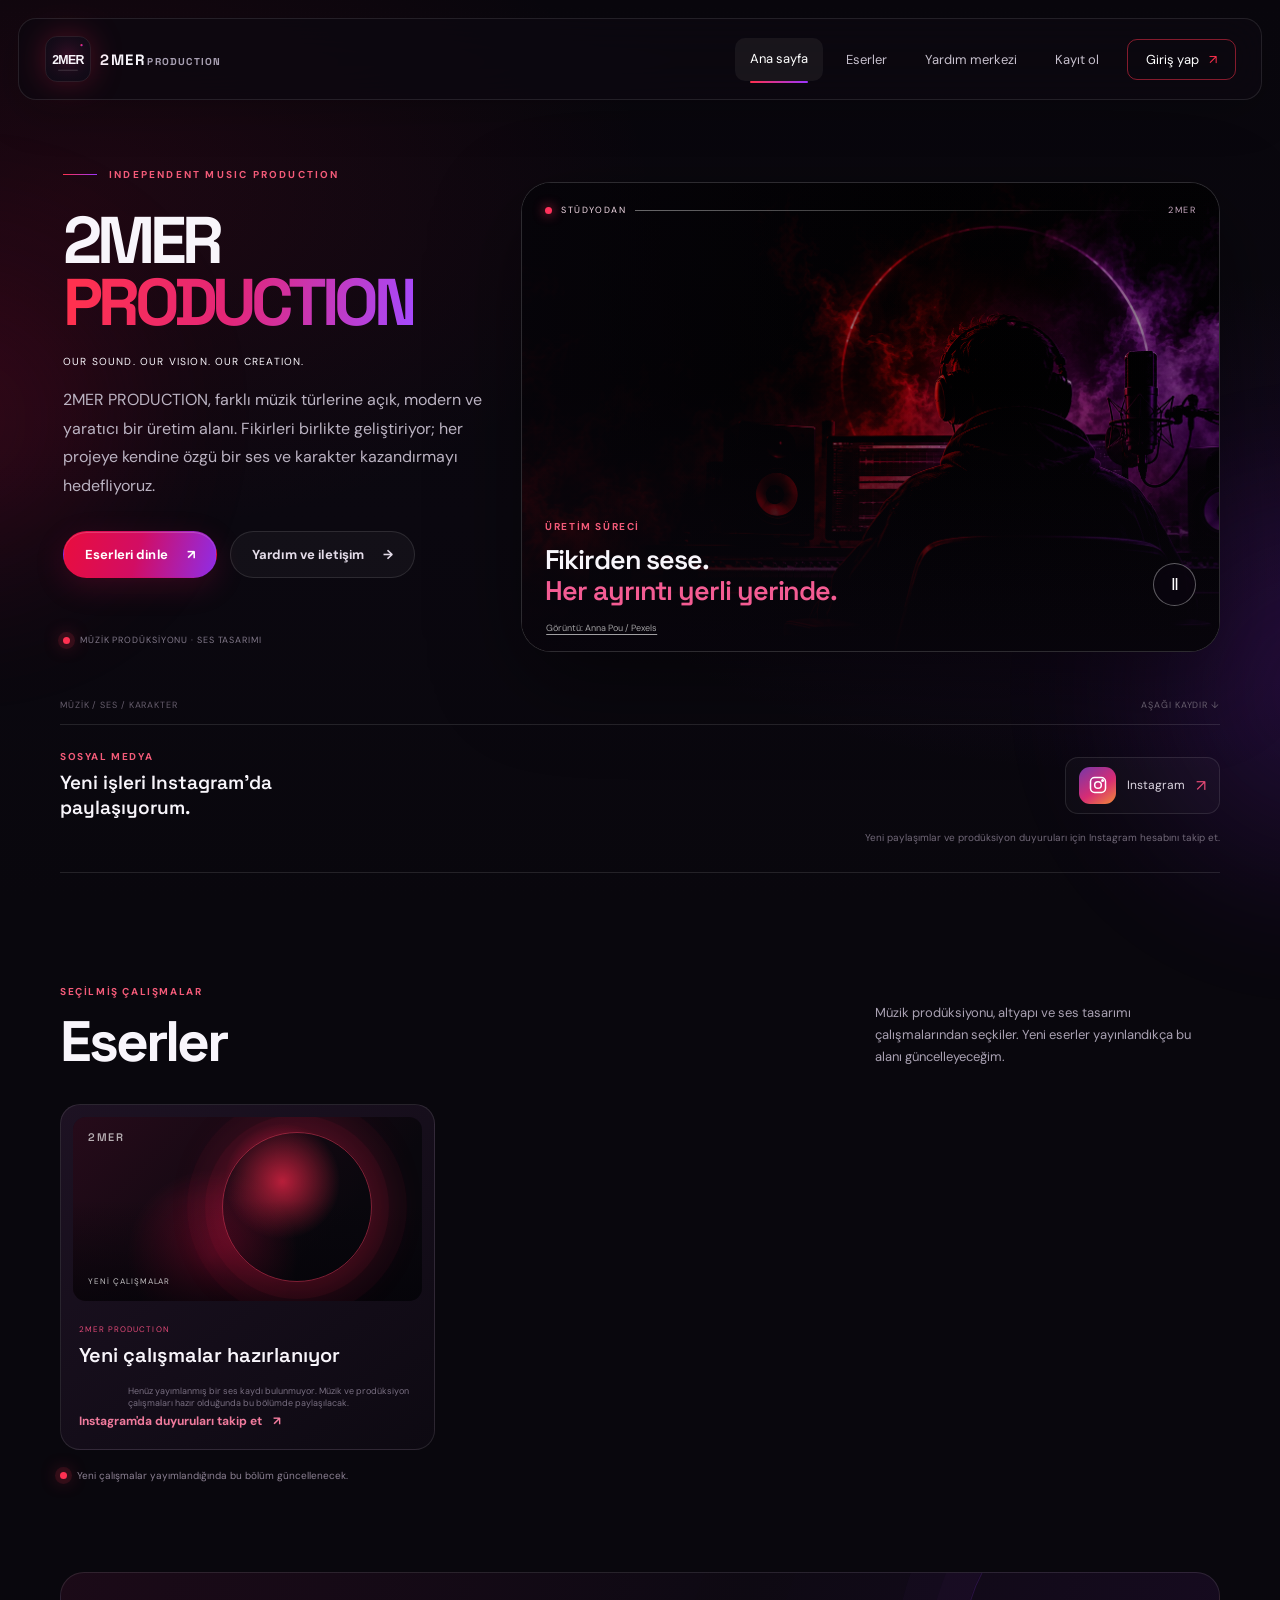
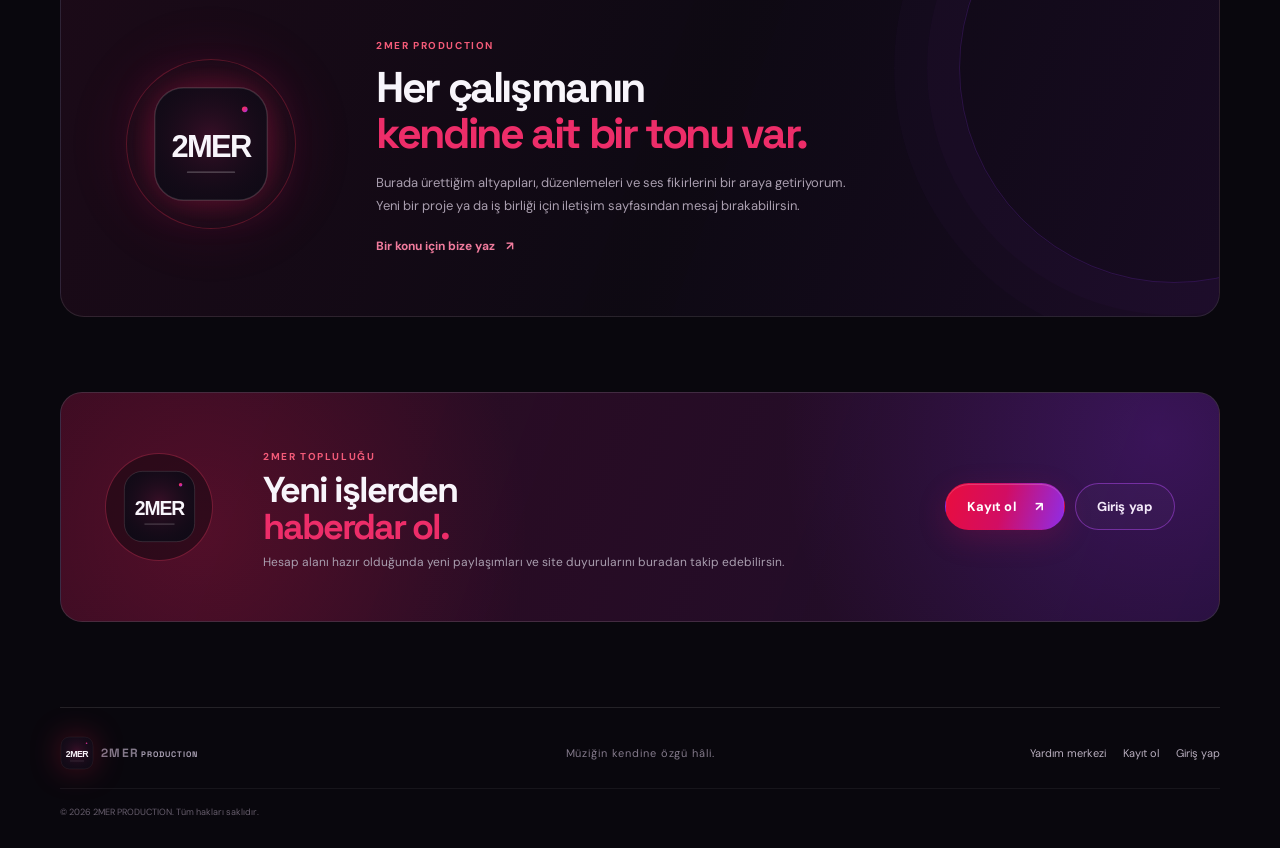
<file: index.html>
<!doctype html>
<html lang="tr">
<head>
  <meta charset="utf-8">
  <meta name="viewport" content="width=device-width, initial-scale=1">
  <meta name="theme-color" content="#09070d">
  <meta name="description" content="2MER PRODUCTION; bağımsız müzik prodüksiyonu, yaratıcı ses tasarımı ve farklı türlerde ortak müzik üretimine odaklanır. Our Sound. Our Vision. Our Creation.">
  <meta name="robots" content="index,follow,max-image-preview:large">
  <title>2MER PRODUCTION | Bağımsız Müzik Prodüksiyonu ve Ses Tasarımı</title>
  <link rel="canonical" href="https://yavuzselimtalebeyurdu-gif.github.io/2MER-PRODUCTION/">
  <meta property="og:type" content="website">
  <meta property="og:locale" content="tr_TR">
  <meta property="og:site_name" content="2MER PRODUCTION">
  <meta property="og:title" content="2MER PRODUCTION | Bağımsız Müzik Prodüksiyonu ve Ses Tasarımı">
  <meta property="og:description" content="2MER PRODUCTION; bağımsız müzik prodüksiyonu, yaratıcı ses tasarımı ve farklı türlerde ortak müzik üretimine odaklanır. Our Sound. Our Vision. Our Creation.">
  <meta property="og:url" content="https://yavuzselimtalebeyurdu-gif.github.io/2MER-PRODUCTION/">
  <script type="application/ld+json">
{
  "@context": "https://schema.org",
  "@type": "WebSite",
  "@id": "https://yavuzselimtalebeyurdu-gif.github.io/2MER-PRODUCTION/#website",
  "url": "https://yavuzselimtalebeyurdu-gif.github.io/2MER-PRODUCTION/",
  "name": "2MER PRODUCTION",
  "alternateName": "2MER",
  "description": "2MER PRODUCTION; bağımsız müzik prodüksiyonu, yaratıcı ses tasarımı ve farklı türlerde ortak müzik üretimine odaklanır. Our Sound. Our Vision. Our Creation.",
  "inLanguage": "tr-TR",
  "sameAs": [
    "https://www.instagram.com/2mer____/"
  ]
}
  </script>
  <link rel="icon" type="image/svg+xml" href="favicon.svg">
  <link rel="preconnect" href="https://fonts.googleapis.com">
  <link rel="preconnect" href="https://fonts.gstatic.com" crossorigin>
  <link href="https://fonts.googleapis.com/css2?family=DM+Sans:wght@400;500;600;700&family=Space+Grotesk:wght@400;500;600;700&display=swap" rel="stylesheet">
  <link rel="stylesheet" href="style.css">
  <link rel="stylesheet" href="brand-fixes.css">
</head>
<body>
  <div class="ambient ambient-red"></div><div class="ambient ambient-purple"></div>
  <header class="site-header">
  <a class="brand" href="./" aria-label="2MER PRODUCTION ana sayfa">
    <img src="brand-mark.svg" alt="2MER logosu">
    <span class="brand-word"><span>2MER</span><b>PRODUCTION</b></span>
  </a>
  <button class="menu-toggle" type="button" aria-label="Menüyü aç" aria-expanded="false"><span></span><span></span></button>
  <nav class="main-nav" aria-label="Ana menü">
    <a class="active" href="./">Ana sayfa</a>
    <a  href="./#eserler">Eserler</a>
    <a  href="iletisim.html">Yardım merkezi</a>
    <a  href="kayit.html">Kayıt ol</a>
    <a class="nav-login " href="giris.html">Giriş yap <span>↗</span></a>
  </nav>
</header>
  <main>
    <section class="hero wrap">
      <div class="hero-copy reveal">
        <div class="eyebrow"><span class="eyebrow-line"></span> INDEPENDENT MUSIC PRODUCTION</div>
        <h1>2MER<br><span>PRODUCTION</span></h1>
        <p class="hero-brand-line">OUR SOUND. OUR VISION. OUR CREATION.</p>
        <p class="hero-lead">2MER PRODUCTION, farklı müzik türlerine açık, modern ve yaratıcı bir üretim alanı. Fikirleri birlikte geliştiriyor; her projeye kendine özgü bir ses ve karakter kazandırmayı hedefliyoruz.</p>
        <div class="hero-actions">
          <a class="button button-primary" href="#eserler">Eserleri dinle <span>↗</span></a>
          <a class="button button-quiet" href="iletisim.html">Yardım ve iletişim <span>→</span></a>
        </div>
        <div class="hero-meta"><span class="pulse-dot"></span> MÜZİK PRODÜKSİYONU · SES TASARIMI</div>
      </div>
      <div class="hero-visual hero-video-frame reveal">
        <video class="hero-video" autoplay muted loop playsinline preload="metadata" poster="hero-studio.png" aria-label="Kayıt stüdyosunda çalışan prodüktör">
          <source src="https://videos.pexels.com/video-files/8114981/8114981-uhd_3840_2160_24fps.mp4" type="video/mp4">
        </video>
        <div class="hero-video-shade"></div>
        <div class="video-topline"><span class="video-live-dot"></span> STÜDYODAN <span class="video-topline-line"></span><span>2MER</span></div>
        <div class="video-caption-panel">
          <div><span class="section-kicker">ÜRETİM SÜRECİ</span><h2>Fikirden sese.<br><em>Her ayrıntı yerli yerinde.</em></h2></div>
          <button class="video-toggle" type="button" data-video-toggle aria-label="Videoyu duraklat">Ⅱ</button>
        </div>
        <a class="video-credit" href="https://www.pexels.com/video/a-person-wearing-headset-on-a-recording-studio-8114981/" target="_blank" rel="noopener noreferrer">Görüntü: Anna Pou / Pexels</a>
      </div>
      <div class="hero-bottom-line"><span>MÜZİK / SES / KARAKTER</span><span>AŞAĞI KAYDIR ↓</span></div>
    </section>

    <section class="social-strip wrap reveal" aria-label="2MER PRODUCTION sosyal medya hesabı">
  <div class="social-intro"><span class="section-kicker">SOSYAL MEDYA</span><strong>Yeni işleri Instagram'da paylaşıyorum.</strong></div>
  <div class="social-links social-links-square">
    <a class="social-tile" href="https://www.instagram.com/2mer____/" target="_blank" rel="noopener noreferrer" aria-label="2MER PRODUCTION Instagram hesabını aç"><span class="social-icon instagram"><svg viewBox="0 0 24 24" aria-hidden="true"><rect x="3" y="3" width="18" height="18" rx="5"/><circle cx="12" cy="12" r="4"/><circle cx="17.5" cy="6.5" r=".9" class="fill-dot"/></svg></span><span>Instagram</span><i>↗</i></a>
  </div>
  <p class="social-note">Yeni paylaşımlar ve prodüksiyon duyuruları için Instagram hesabını takip et.</p>
</section>

    <section class="beats-section wrap" id="eserler">
      <div class="section-heading reveal"><div><span class="section-kicker">SEÇİLMİŞ ÇALIŞMALAR</span><h2>Eserler</h2></div><p>Müzik prodüksiyonu, altyapı ve ses tasarımı çalışmalarından seçkiler. Yeni eserler yayınlandıkça bu alanı güncelleyeceğim.</p></div>
      <div class="beat-grid">
        <article class="beat-card reveal">
          <div class="beat-art art-one"><span class="art-index">2MER</span><div class="art-rings"></div><span class="art-label">YENİ ÇALIŞMALAR</span></div>
          <div class="beat-info">
            <div class="beat-title-row">
              <div><span class="track-type">2MER PRODUCTION</span><h3>Yeni çalışmalar hazırlanıyor</h3></div>
            </div>
            <p class="track-hint">Henüz yayımlanmış bir ses kaydı bulunmuyor. Müzik ve prodüksiyon çalışmaları hazır olduğunda bu bölümde paylaşılacak.</p>
            <a class="text-link" href="https://www.instagram.com/2mer____/" target="_blank" rel="noopener noreferrer">Instagram'da duyuruları takip et <span>↗</span></a>
          </div>
        </article>
      </div>
      <div class="audio-footnote"><span class="pulse-dot"></span> Yeni çalışmalar yayımlandığında bu bölüm güncellenecek.</div>
    </section>

    <section class="manifesto wrap reveal">
      <div class="manifesto-mark"><img src="brand-mark.svg" alt="2MER logosu"></div>
      <div><span class="section-kicker">2MER PRODUCTION</span><h2>Her çalışmanın<br><em>kendine ait bir tonu var.</em></h2><p>Burada ürettiğim altyapıları, düzenlemeleri ve ses fikirlerini bir araya getiriyorum. Yeni bir proje ya da iş birliği için iletişim sayfasından mesaj bırakabilirsin.</p><a class="text-link" href="iletisim.html">Bir konu için bize yaz <span>↗</span></a></div>
      <div class="manifesto-orbit"></div>
    </section>

    <section class="join-banner wrap reveal"><div class="join-glow"></div><div class="join-logo"><img src="brand-mark.svg" alt="2MER logosu"></div><div class="join-copy"><span class="section-kicker">2MER TOPLULUĞU</span><h2>Yeni işlerden<br><em>haberdar ol.</em></h2><p>Hesap alanı hazır olduğunda yeni paylaşımları ve site duyurularını buradan takip edebilirsin.</p></div><div class="join-actions"><a class="button button-primary" href="kayit.html">Kayıt ol <span>↗</span></a><a class="button button-outline" href="giris.html">Giriş yap</a></div></section>
  </main>
  <footer class="site-footer wrap"><a class="brand" href="./"><img src="brand-mark.svg" alt=""><span class="brand-word"><span>2MER</span><b>PRODUCTION</b></span></a><p>Müziğin kendine özgü hâli.</p><div class="footer-links"><a href="iletisim.html">Yardım merkezi</a><a href="kayit.html">Kayıt ol</a><a href="giris.html">Giriş yap</a></div><small>© <span data-year></span> 2MER PRODUCTION. Tüm hakları saklıdır.</small></footer>
  <div class="toast" role="status" aria-live="polite"></div>
  <script src="script.js"></script>
</body>
</html>
</file>
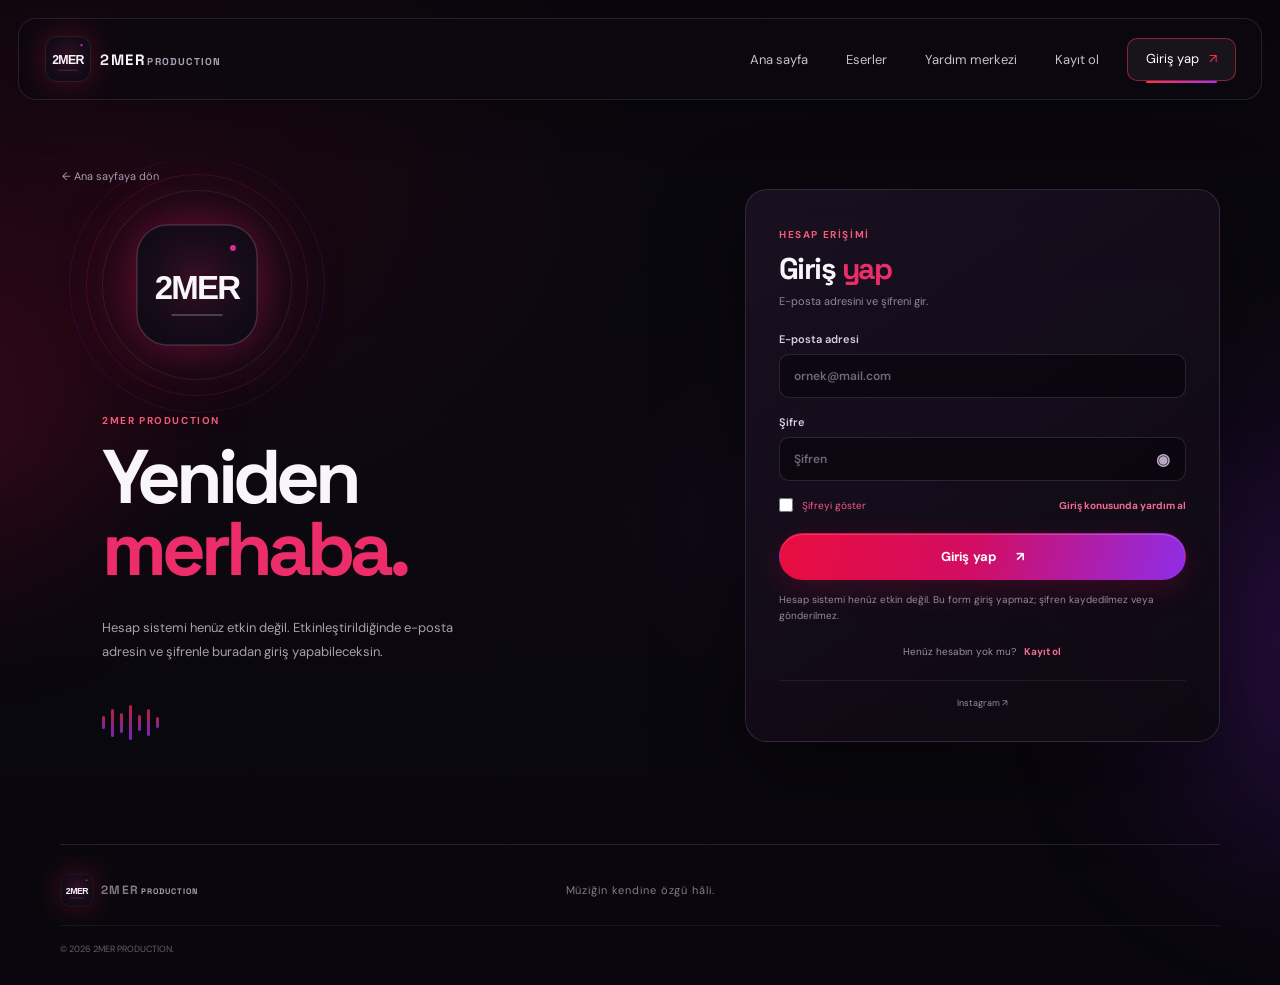
<file: giris.html>
<!doctype html>
<html lang="tr">
<head>
  <meta charset="utf-8">
  <meta name="viewport" content="width=device-width, initial-scale=1">
  <meta name="theme-color" content="#09070d">
  <meta name="description" content="2MER PRODUCTION hesap girişi alanı. Hesap sistemi henüz etkin değil; giriş özelliği açıldığında bu sayfa kullanılabilecek.">
  <meta name="robots" content="noindex,follow">
  <title>2MER PRODUCTION | Giriş Yap</title>
  <link rel="canonical" href="https://yavuzselimtalebeyurdu-gif.github.io/2MER-PRODUCTION/giris.html">
  <meta property="og:type" content="website">
  <meta property="og:locale" content="tr_TR">
  <meta property="og:site_name" content="2MER PRODUCTION">
  <meta property="og:title" content="2MER PRODUCTION | Giriş Yap">
  <meta property="og:description" content="2MER PRODUCTION hesap girişi alanı. Hesap sistemi henüz etkin değil; giriş özelliği açıldığında bu sayfa kullanılabilecek.">
  <meta property="og:url" content="https://yavuzselimtalebeyurdu-gif.github.io/2MER-PRODUCTION/giris.html">
  <link rel="icon" type="image/svg+xml" href="favicon.svg">
  <link rel="preconnect" href="https://fonts.googleapis.com">
  <link rel="preconnect" href="https://fonts.gstatic.com" crossorigin>
  <link href="https://fonts.googleapis.com/css2?family=DM+Sans:wght@400;500;600;700&family=Space+Grotesk:wght@400;500;600;700&display=swap" rel="stylesheet">
  <link rel="stylesheet" href="style.css">
  <link rel="stylesheet" href="brand-fixes.css">
</head>
<body class="inner-page auth-page"><div class="ambient ambient-red"></div><div class="ambient ambient-purple"></div>
<header class="site-header">
  <a class="brand" href="index.html" aria-label="2MER PRODUCTION ana sayfa">
    <img src="brand-mark.svg" alt="2MER logosu">
    <span class="brand-word"><span>2MER</span><b>PRODUCTION</b></span>
  </a>
  <button class="menu-toggle" type="button" aria-label="Menüyü aç" aria-expanded="false"><span></span><span></span></button>
  <nav class="main-nav" aria-label="Ana menü">
    <a  href="index.html">Ana sayfa</a>
    <a  href="index.html#eserler">Eserler</a>
    <a  href="iletisim.html">Yardım merkezi</a>
    <a  href="kayit.html">Kayıt ol</a>
    <a class="nav-login active" href="giris.html">Giriş yap <span>↗</span></a>
  </nav>
</header>
<main class="auth-main wrap login-main">
  <section class="auth-art reveal"><a class="back-link" href="index.html">← Ana sayfaya dön</a><div class="auth-logo-large"><img src="brand-mark.svg" alt="2MER logosu"></div><span class="section-kicker">2MER PRODUCTION</span><h1>Yeniden<br><em>merhaba.</em></h1><p>Hesap sistemi henüz etkin değil. Etkinleştirildiğinde e-posta adresin ve şifrenle buradan giriş yapabileceksin.</p><div class="auth-art-lines"><span></span><span></span><span></span><span></span><span></span><span></span><span></span></div></section>
  <section class="glass-form auth-card login-card reveal"><div class="form-heading"><span class="section-kicker">HESAP ERİŞİMİ</span><h2>Giriş <em>yap</em></h2><p>E-posta adresini ve şifreni gir.</p></div>
    <form class="auth-form" data-auth-demo="login">
      <label>E-posta adresi<input name="email" type="email" autocomplete="email" placeholder="ornek@mail.com" required maxlength="150"></label>
      <label>Şifre<div class="password-wrap"><input name="password" type="password" autocomplete="current-password" placeholder="Şifren" required><button type="button" class="eye-toggle" aria-label="Şifreyi göster" data-toggle-password>◉</button></div></label>
      <div class="login-options"><label class="check-row"><input type="checkbox" name="showPassword" data-show-all><span>Şifreyi göster</span></label><a href="iletisim.html">Giriş konusunda yardım al</a></div>
      <button class="button button-primary form-submit" type="submit">Giriş yap <span>↗</span></button>
      <p class="form-status" data-auth-status aria-live="polite">Hesap sistemi henüz etkin değil. Bu form giriş yapmaz; şifren kaydedilmez veya gönderilmez.</p>
    </form>
    <div class="login-bottom"><span>Henüz hesabın yok mu?</span> <a href="kayit.html">Kayıt ol</a></div>
    <div class="login-social-row"><a href="https://www.instagram.com/2mer____/" target="_blank" rel="noopener noreferrer" aria-label="2MER PRODUCTION Instagram hesabını aç">Instagram ↗</a></div>
  </section>
</main>
<footer class="site-footer wrap"><a class="brand" href="index.html"><img src="brand-mark.svg" alt=""><span class="brand-word"><span>2MER</span><b>PRODUCTION</b></span></a><p>Müziğin kendine özgü hâli.</p><small>© <span data-year></span> 2MER PRODUCTION.</small></footer><div class="toast" role="status" aria-live="polite"></div><script src="script.js"></script></body></html>
</file>
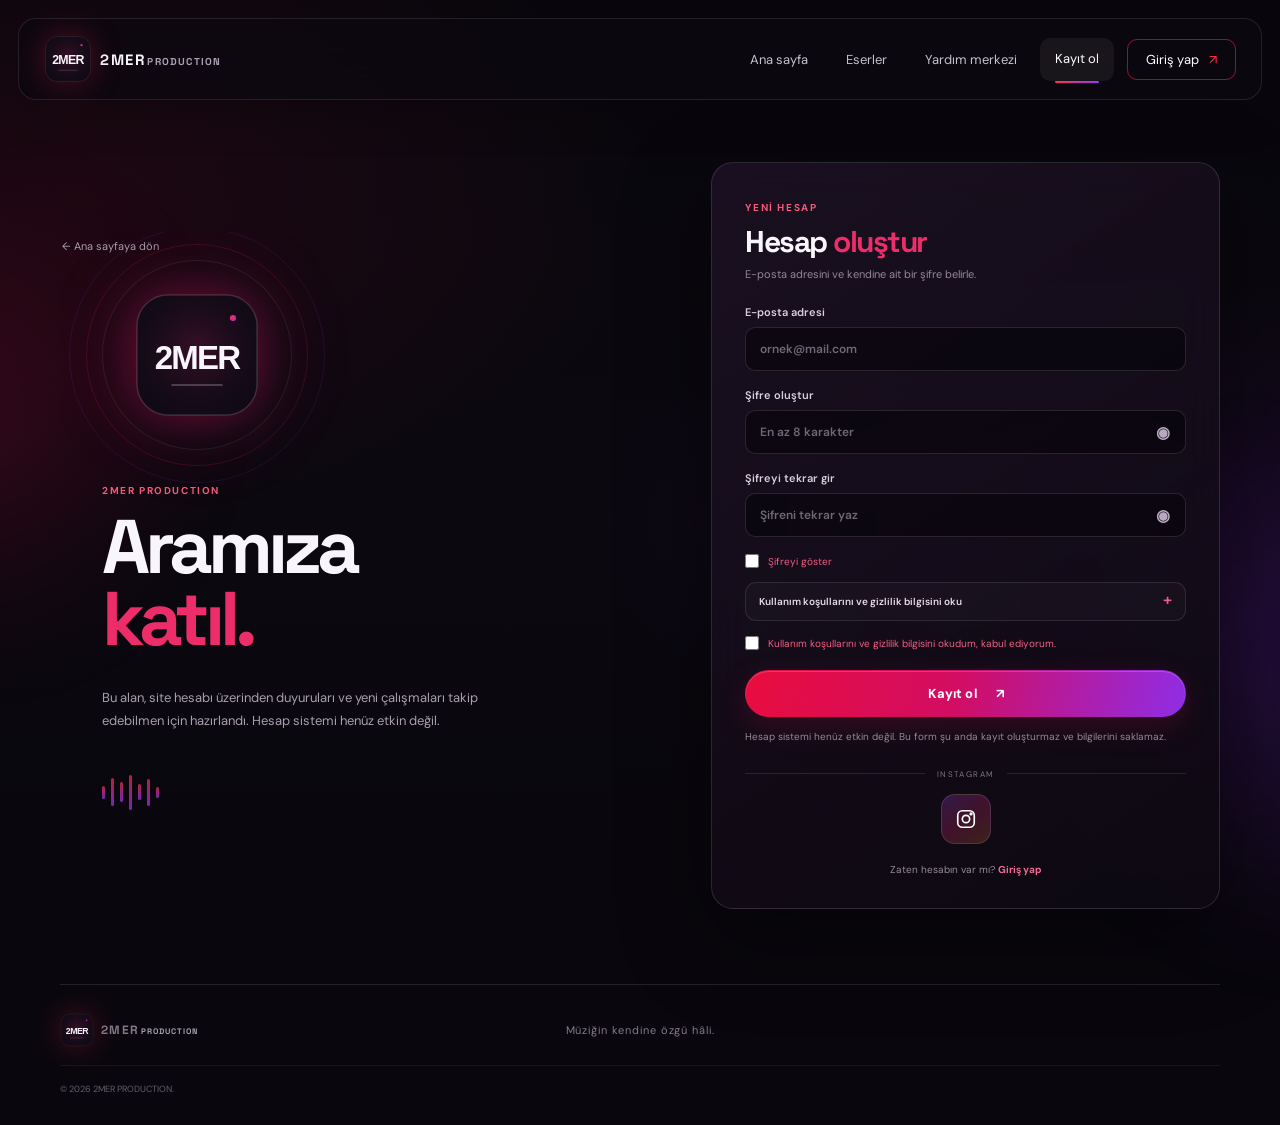
<file: kayit.html>
<!doctype html>
<html lang="tr">
<head>
  <meta charset="utf-8">
  <meta name="viewport" content="width=device-width, initial-scale=1">
  <meta name="theme-color" content="#09070d">
  <meta name="description" content="2MER PRODUCTION hesap oluşturma alanı. Hesap sistemi henüz etkin değil; kayıt özelliği açıldığında bu sayfadan duyurulacak.">
  <meta name="robots" content="noindex,follow">
  <title>2MER PRODUCTION | Kayıt Ol</title>
  <link rel="canonical" href="https://yavuzselimtalebeyurdu-gif.github.io/2MER-PRODUCTION/kayit.html">
  <meta property="og:type" content="website">
  <meta property="og:locale" content="tr_TR">
  <meta property="og:site_name" content="2MER PRODUCTION">
  <meta property="og:title" content="2MER PRODUCTION | Kayıt Ol">
  <meta property="og:description" content="2MER PRODUCTION hesap oluşturma alanı. Hesap sistemi henüz etkin değil; kayıt özelliği açıldığında bu sayfadan duyurulacak.">
  <meta property="og:url" content="https://yavuzselimtalebeyurdu-gif.github.io/2MER-PRODUCTION/kayit.html">
  <link rel="icon" type="image/svg+xml" href="favicon.svg">
  <link rel="preconnect" href="https://fonts.googleapis.com">
  <link rel="preconnect" href="https://fonts.gstatic.com" crossorigin>
  <link href="https://fonts.googleapis.com/css2?family=DM+Sans:wght@400;500;600;700&family=Space+Grotesk:wght@400;500;600;700&display=swap" rel="stylesheet">
  <link rel="stylesheet" href="style.css">
  <link rel="stylesheet" href="brand-fixes.css">
</head>
<body class="inner-page auth-page"><div class="ambient ambient-red"></div><div class="ambient ambient-purple"></div>
<header class="site-header">
  <a class="brand" href="index.html" aria-label="2MER PRODUCTION ana sayfa">
    <img src="brand-mark.svg" alt="2MER logosu">
    <span class="brand-word"><span>2MER</span><b>PRODUCTION</b></span>
  </a>
  <button class="menu-toggle" type="button" aria-label="Menüyü aç" aria-expanded="false"><span></span><span></span></button>
  <nav class="main-nav" aria-label="Ana menü">
    <a  href="index.html">Ana sayfa</a>
    <a  href="index.html#eserler">Eserler</a>
    <a  href="iletisim.html">Yardım merkezi</a>
    <a class="active" href="kayit.html">Kayıt ol</a>
    <a class="nav-login " href="giris.html">Giriş yap <span>↗</span></a>
  </nav>
</header>
<main class="auth-main wrap">
  <section class="auth-art reveal"><a class="back-link" href="index.html">← Ana sayfaya dön</a><div class="auth-logo-large"><img src="brand-mark.svg" alt="2MER logosu"></div><span class="section-kicker">2MER PRODUCTION</span><h1>Aramıza<br><em>katıl.</em></h1><p>Bu alan, site hesabı üzerinden duyuruları ve yeni çalışmaları takip edebilmen için hazırlandı. Hesap sistemi henüz etkin değil.</p><div class="auth-art-lines"><span></span><span></span><span></span><span></span><span></span><span></span><span></span></div></section>
  <section class="glass-form auth-card reveal"><div class="form-heading"><span class="section-kicker">YENİ HESAP</span><h2>Hesap <em>oluştur</em></h2><p>E-posta adresini ve kendine ait bir şifre belirle.</p></div>
    <form class="auth-form" data-auth-demo="register">
      <label>E-posta adresi<input name="email" type="email" autocomplete="email" placeholder="ornek@mail.com" required maxlength="150"></label>
      <label>Şifre oluştur<div class="password-wrap"><input name="password" type="password" autocomplete="new-password" placeholder="En az 8 karakter" minlength="8" required><button type="button" class="eye-toggle" aria-label="Şifreyi göster" data-toggle-password>◉</button></div></label>
      <label>Şifreyi tekrar gir<div class="password-wrap"><input name="confirmPassword" type="password" autocomplete="new-password" placeholder="Şifreni tekrar yaz" minlength="8" required><button type="button" class="eye-toggle" aria-label="Şifreyi göster" data-toggle-password>◉</button></div></label>
      <label class="check-row"><input type="checkbox" name="showPassword" data-show-all> <span>Şifreyi göster</span></label>
      <details class="terms-details"><summary>Kullanım koşullarını ve gizlilik bilgisini oku</summary><div class="terms-copy">
        <h3>Kullanım koşulları</h3><p>Sitede paylaşılan eserler ve dinleme örnekleri, aksi ayrıca belirtilmedikçe yalnızca dinleme amacıyla sunulur. Bir eseri kendi projen için kullanmak, yayımlamak, çoğaltmak veya dağıtmak için önceden yazılı izin almalısın.</p>
        <p>Siteyi kullanırken başkasına ait haklara saygı göstermeli, yanıltıcı bilgi paylaşmamalı ve siteye zarar verecek işlemler yapmamalısın. Destek formuna hakaret, kişisel veri veya başkasına ait özel bilgileri yazmamalısın.</p>
        <h3>Gizlilik bilgisi</h3><p>Bu sürümde kayıt ve giriş ekranları henüz gerçek bir hesap sistemine bağlı değildir. E-posta ve şifre bilgilerin kaydedilmez veya gönderilmez. Yardım merkezinden gönderdiğin ad, e-posta ve mesaj ise talebine yanıt verebilmek için e-posta hizmeti üzerinden iletilir. Formlara şifre veya ödeme bilgisi yazma.</p>
        <p>Gerçek hesap sistemi etkinleştirildiğinde bu metin güncellenecek ve verilerin nasıl işlendiği açıkça belirtilecektir.</p>
      </div></details>
      <label class="check-row terms-row"><input type="checkbox" name="termsAccepted" required> <span>Kullanım koşullarını ve gizlilik bilgisini okudum, kabul ediyorum.</span></label>
      <button class="button button-primary form-submit" type="submit">Kayıt ol <span>↗</span></button>
      <p class="form-status" data-auth-status aria-live="polite">Hesap sistemi henüz etkin değil. Bu form şu anda kayıt oluşturmaz ve bilgilerini saklamaz.</p>
    </form>
    <div class="or-divider"><span></span> INSTAGRAM <span></span></div>
    <div class="auth-socials" aria-label="Instagram hesabı">
      <a href="https://www.instagram.com/2mer____/" target="_blank" rel="noopener noreferrer" aria-label="2MER PRODUCTION Instagram hesabı" title="Instagram"><svg viewBox="0 0 24 24" aria-hidden="true"><rect x="3" y="3" width="18" height="18" rx="5"/><circle cx="12" cy="12" r="4"/><circle cx="17.5" cy="6.5" r=".9" class="fill-dot"/></svg></a>
    </div>
    <p class="switch-auth">Zaten hesabın var mı? <a href="giris.html">Giriş yap</a></p>
  </section>
</main>
<footer class="site-footer wrap"><a class="brand" href="index.html"><img src="brand-mark.svg" alt=""><span class="brand-word"><span>2MER</span><b>PRODUCTION</b></span></a><p>Müziğin kendine özgü hâli.</p><small>© <span data-year></span> 2MER PRODUCTION.</small></footer><div class="toast" role="status" aria-live="polite"></div><script src="script.js"></script></body></html>
</file>
<file: style.css>
:root{--bg:#09070d;--panel:#130d19;--panel-2:#1a1022;--line:rgba(255,255,255,.11);--text:#f8f5fb;--muted:#a9a1b2;--red:#ff304d;--red-dark:#b9083d;--purple:#9b35ff;--pink:#d92b87;--font-display:'Space Grotesk',sans-serif;--font-body:'DM Sans',sans-serif;--content:1160px;--shadow:0 28px 90px rgba(0,0,0,.45)}
*{box-sizing:border-box}html{scroll-behavior:smooth;scroll-padding-top:100px}body{margin:0;min-height:100vh;background:var(--bg);color:var(--text);font-family:var(--font-body);overflow-x:hidden;position:relative}body:before{content:"";position:fixed;inset:0;pointer-events:none;z-index:-2;background:radial-gradient(ellipse at 6% 22%,rgba(168,8,50,.13),transparent 34%),radial-gradient(ellipse at 88% 58%,rgba(112,23,171,.12),transparent 34%),linear-gradient(180deg,#09070d 0%,#0b0810 58%,#09070d 100%)}a{color:inherit;text-decoration:none}button,input,textarea,select{font:inherit}.wrap{width:min(var(--content),calc(100% - 56px));margin-inline:auto}.ambient{position:fixed;z-index:-1;pointer-events:none;filter:blur(85px);opacity:.16;border-radius:100%}.ambient-red{width:300px;height:300px;background:#e50942;left:-190px;top:30vh}.ambient-purple{width:340px;height:340px;background:#8f27f3;right:-210px;top:58vh}
.site-header{width:min(1320px,calc(100% - 36px));height:82px;margin:18px auto 0;padding:0 25px;border:1px solid rgba(255,255,255,.1);border-radius:18px;background:rgba(12,8,16,.76);backdrop-filter:blur(22px);display:flex;align-items:center;justify-content:space-between;position:relative;z-index:20;box-shadow:0 12px 45px rgba(0,0,0,.22)}.brand{display:inline-flex;align-items:center;gap:11px;min-width:max-content}.brand img{width:43px;height:43px;object-fit:contain;filter:drop-shadow(0 0 13px rgba(236,26,74,.26))}.brand-word{font:700 15px var(--font-display);letter-spacing:.15em}.brand-word b{color:#aaa1b4;font-size:10px;letter-spacing:.2em;margin-left:5px}.main-nav{display:flex;align-items:center;gap:8px}.main-nav a{font-size:13px;color:#c7c0cd;padding:12px 15px;border-radius:10px;transition:.25s}.main-nav a:hover,.main-nav a.active{color:white;background:rgba(255,255,255,.055)}.main-nav a.active:after{content:"";display:block;height:2px;background:linear-gradient(90deg,var(--red),var(--purple));position:relative;top:14px;border-radius:4px}.main-nav .nav-login{border:1px solid rgba(255,48,77,.5);color:white;padding:11px 18px;margin-left:5px}.nav-login span{color:var(--red);margin-left:7px}.menu-toggle{display:none}
.hero{min-height:635px;position:relative;display:grid;grid-template-columns:.88fr 1.12fr;align-items:center;padding:68px 0 58px}.hero-copy{position:relative;z-index:3;padding:0 0 20px 3px}.eyebrow,.section-kicker{font-size:10px;letter-spacing:.22em;font-weight:700;color:#f45b79}.eyebrow{display:flex;align-items:center;gap:12px}.eyebrow-line{display:inline-block;width:34px;height:1px;background:linear-gradient(90deg,var(--red),var(--purple))}.hero h1{font:700 clamp(56px,7vw,92px)/.94 var(--font-display);letter-spacing:-.07em;margin:28px 0 22px}.hero h1 span{background:linear-gradient(100deg,#ff314f 5%,#e32678 48%,#a54aff 100%);background-clip:text;color:transparent}.hero-lead{font-size:16px;line-height:1.8;color:#bbb3c2;max-width:435px;margin:0 0 30px}.hero-actions{display:flex;align-items:center;gap:13px;flex-wrap:wrap}.button{display:inline-flex;min-height:47px;padding:0 21px;align-items:center;justify-content:center;gap:19px;border-radius:999px;font-size:13px;font-weight:700;letter-spacing:.01em;border:1px solid transparent;cursor:pointer;transition:transform .22s,box-shadow .22s,border-color .22s}.button:hover{transform:translateY(-3px)}.button-primary{color:white;background:linear-gradient(105deg,#e90d3e 0%,#d20d63 48%,#8f2de7 100%);box-shadow:0 9px 30px rgba(208,13,81,.2),inset 0 1px 0 rgba(255,255,255,.18)}.button-primary:hover{box-shadow:0 10px 40px rgba(224,20,86,.36)}.button-quiet{color:#e4dce9;background:rgba(255,255,255,.035);border-color:rgba(255,255,255,.11)}.button-outline{border-color:rgba(189,77,255,.45);color:#f4eafa;background:rgba(255,255,255,.025)}.hero-meta{display:flex;align-items:center;gap:10px;color:#817889;font-size:9px;letter-spacing:.17em;margin-top:56px}.pulse-dot{width:7px;height:7px;border-radius:50%;background:#ff3152;box-shadow:0 0 0 5px rgba(255,49,82,.12),0 0 18px #ff3152;display:inline-block;flex:none}.hero-visual{height:495px;position:relative;margin-left:-75px;border:1px solid rgba(255,255,255,.12);border-radius:30px;overflow:hidden;background:#100911;box-shadow:var(--shadow);isolation:isolate}.hero-image{position:absolute;inset:0;background:url('hero-studio.png') center/cover no-repeat;opacity:.95;transform:scale(1.02)}.hero-image-shade{position:absolute;inset:0;background:linear-gradient(90deg,#09070d 0%,rgba(9,7,13,.58) 22%,transparent 61%),linear-gradient(0deg,#09070d 0%,transparent 24%,rgba(9,7,13,.12) 100%)}.hero-orbit{position:absolute;border:1px solid rgba(255,48,77,.27);border-radius:50%;width:390px;height:390px;top:38px;right:35px;transform:rotate(-25deg)}.orbit-two{width:310px;height:310px;top:78px;right:75px;border-color:rgba(155,53,255,.3);transform:rotate(30deg)}.hero-stamp{position:absolute;right:40px;top:35px;width:104px;height:104px;border-radius:50%;border:1px solid rgba(255,255,255,.25);background:rgba(12,7,16,.5);backdrop-filter:blur(12px);display:flex;flex-direction:column;align-items:center;justify-content:center;box-shadow:0 0 42px rgba(180,23,111,.2)}.hero-stamp span{font:700 32px var(--font-display);background:linear-gradient(110deg,var(--red),var(--purple));background-clip:text;color:transparent}.hero-stamp small{font-size:7px;letter-spacing:.19em;color:#c5b9cb;text-align:center;line-height:1.6}.visual-caption{position:absolute;bottom:24px;left:25px;color:#bcb2c3;font-size:9px;letter-spacing:.18em;display:flex;align-items:center;gap:10px}.caption-dot{width:5px;height:5px;border-radius:50%;background:var(--purple);box-shadow:0 0 10px var(--purple)}.hero-bottom-line{position:absolute;bottom:13px;left:0;right:0;display:flex;justify-content:space-between;color:#665d6c;font-size:9px;letter-spacing:.17em}
.social-strip{position:relative;border-top:1px solid var(--line);border-bottom:1px solid var(--line);padding:25px 0 28px;display:grid;grid-template-columns:220px 1fr;align-items:center;gap:24px}.social-intro{display:flex;flex-direction:column;gap:7px}.social-intro strong{font:600 19px var(--font-display)}.social-links{display:flex;justify-content:flex-end;gap:12px}.social-tile{display:flex;align-items:center;gap:11px;padding:9px 13px;border-radius:13px;border:1px solid rgba(255,255,255,.1);background:rgba(255,255,255,.025);transition:.25s;min-width:145px}.social-tile:hover{border-color:rgba(222,33,104,.48);transform:translateY(-3px);background:rgba(255,255,255,.05)}.social-tile>span:nth-child(2){font-size:12px;color:#ded7e3}.social-tile i{font-style:normal;color:#e64a76;margin-left:auto}.social-icon{width:31px;height:31px;border-radius:9px;display:grid;place-items:center;background:rgba(255,255,255,.07)}.social-icon svg{width:17px;height:17px;fill:none;stroke:white;stroke-width:1.8;stroke-linecap:round;stroke-linejoin:round}.social-icon.youtube svg{fill:#ff2b4c;stroke:none}.social-icon.youtube .play-mark{fill:white}.social-icon.x-social svg{fill:white;stroke:none}.social-note{grid-column:2;text-align:right;margin:-14px 0 0;color:#716878;font-size:10px}
.beats-section{padding:106px 0 90px}.section-heading{display:flex;justify-content:space-between;align-items:end;margin-bottom:32px;gap:30px}.section-heading h2,.manifesto h2,.join-copy h2{font:700 clamp(35px,5vw,54px)/1.05 var(--font-display);letter-spacing:-.055em;margin:12px 0 0}.section-heading h2 em,.manifesto h2 em,.join-copy h2 em,.inner-heading h1 em,.contact-aside h2 em,.auth-art h1 em,.form-heading h2 em{font-style:normal;color:#ed2d69}.section-heading>p{max-width:345px;color:var(--muted);font-size:13px;line-height:1.7;margin:0 0 4px}.beat-grid{display:grid;grid-template-columns:repeat(3,1fr);gap:17px}.beat-card{border:1px solid rgba(255,255,255,.1);background:linear-gradient(145deg,rgba(31,19,37,.94),rgba(14,10,19,.94));border-radius:20px;padding:12px;overflow:hidden;transition:.28s}.beat-card:hover{transform:translateY(-5px);border-color:rgba(236,38,105,.4);box-shadow:0 18px 50px rgba(0,0,0,.25)}.beat-art{height:184px;border-radius:13px;position:relative;overflow:hidden;isolation:isolate;display:flex;align-items:end;padding:15px;background:#160c1c}.beat-art:before,.beat-art:after{content:"";position:absolute;inset:0;z-index:-1}.art-one:before{background:radial-gradient(circle at 60% 35%,rgba(255,40,76,.7),transparent 24%),radial-gradient(circle at 40% 75%,rgba(173,13,57,.55),transparent 34%),linear-gradient(135deg,#260b1a,#09070d 70%)}.art-two:before{background:radial-gradient(circle at 73% 28%,rgba(157,55,255,.7),transparent 29%),radial-gradient(circle at 15% 90%,rgba(205,25,111,.28),transparent 40%),linear-gradient(140deg,#170c29,#08070f)}.art-three:before{background:radial-gradient(circle at 36% 25%,rgba(255,49,77,.5),transparent 25%),radial-gradient(circle at 80% 75%,rgba(115,42,225,.5),transparent 35%),linear-gradient(125deg,#190b20,#08070e)}.beat-art:after{background:linear-gradient(0deg,rgba(4,3,8,.72),transparent 55%)}.art-index{position:absolute;top:13px;left:15px;font:600 11px var(--font-display);color:rgba(255,255,255,.67);letter-spacing:.14em}.art-label{font-size:8px;letter-spacing:.2em;color:rgba(255,255,255,.75);position:relative}.art-rings{position:absolute;width:150px;height:150px;border:1px solid rgba(255,61,98,.48);border-radius:50%;top:15px;right:50px;box-shadow:0 0 0 17px rgba(247,26,78,.06),0 0 0 35px rgba(247,26,78,.04),0 0 50px rgba(255,34,82,.3)}.art-bars{position:absolute;inset:30px 28px 40px;opacity:.48;background:repeating-linear-gradient(90deg,transparent 0 9px,rgba(202,93,255,.8) 10px 12px,transparent 13px 19px);clip-path:polygon(0 47%,5% 39%,10% 55%,15% 22%,20% 65%,25% 30%,30% 50%,35% 8%,40% 68%,45% 33%,50% 54%,55% 16%,60% 75%,65% 28%,70% 52%,75% 24%,80% 64%,85% 35%,90% 55%,95% 20%,100% 49%,100% 100%,0 100%)}.art-cross{position:absolute;width:170px;height:170px;border:1px solid rgba(255,54,102,.45);transform:rotate(45deg);top:-6px;right:55px;box-shadow:0 0 45px rgba(195,34,113,.3),inset 0 0 25px rgba(143,39,255,.15)}.beat-info{padding:15px 6px 7px}.beat-title-row{display:flex;justify-content:space-between;align-items:start;margin-bottom:17px}.track-type{font-size:8px;letter-spacing:.2em;color:#e34a79}.beat-title-row h3{font:600 20px var(--font-display);margin:5px 0 0}.track-bpm{border:1px solid rgba(255,255,255,.11);border-radius:7px;padding:5px 7px;color:#958a9c;font-size:8px;letter-spacing:.08em}.player-row{display:flex;align-items:center;gap:12px}.play-button{width:37px;height:37px;border-radius:50%;border:1px solid rgba(242,47,100,.65);background:linear-gradient(135deg,#ed1748,#8f2de7);display:grid;place-items:center;flex:none;cursor:pointer;box-shadow:0 0 20px rgba(220,20,80,.18)}.play-triangle{width:0;height:0;border-top:6px solid transparent;border-bottom:6px solid transparent;border-left:9px solid white;margin-left:3px}.play-button.is-playing .play-triangle{width:9px;height:12px;border:0;border-left:3px solid white;border-right:3px solid white;margin:0}.track-progress{min-width:0;flex:1}.progress-copy{display:flex;justify-content:space-between;color:#8f8497;font-size:9px;margin-bottom:6px;font-variant-numeric:tabular-nums}.track-progress input{width:100%;height:3px;display:block;accent-color:#ed285f;cursor:pointer}.volume-button{width:27px;height:27px;border:0;background:none;cursor:pointer;padding:4px}.volume-button svg{width:18px;fill:#b9afc1}.track-hint{font-size:9px;color:#786e80;margin:12px 0 0 49px;min-height:14px}.audio-footnote{margin-top:19px;color:#8c8193;font-size:10px;display:flex;align-items:center;gap:10px}.audio-footnote code{color:#ed78a1;background:rgba(255,255,255,.06);padding:3px 6px;border-radius:5px}
.manifesto{position:relative;min-height:345px;border:1px solid rgba(255,255,255,.1);border-radius:24px;background:linear-gradient(110deg,rgba(30,11,25,.9),rgba(15,10,20,.93) 54%,rgba(26,12,36,.9));display:grid;grid-template-columns:250px 1fr;align-items:center;padding:48px 65px;overflow:hidden}.manifesto-mark{width:170px;height:170px;border-radius:50%;border:1px solid rgba(255,52,89,.27);display:grid;place-items:center;background:radial-gradient(circle,rgba(228,30,85,.16),transparent 67%);box-shadow:0 0 65px rgba(208,19,88,.12)}.manifesto-mark img{width:120px;filter:drop-shadow(0 0 20px rgba(239,26,85,.35))}.manifesto h2{font-size:43px;margin:11px 0 15px}.manifesto p{max-width:490px;color:#a99eaf;font-size:13px;line-height:1.8;margin:0 0 17px}.text-link{font-weight:700;font-size:12px;color:#f07b9d}.text-link span{margin-left:8px}.manifesto-orbit{position:absolute;width:430px;height:430px;border:1px solid rgba(147,55,255,.19);border-radius:50%;right:-170px;top:-120px;box-shadow:0 0 0 32px rgba(147,55,255,.025),0 0 0 65px rgba(147,55,255,.018)}
.join-banner{position:relative;margin-top:75px;margin-bottom:85px;display:grid;grid-template-columns:130px 1fr auto;align-items:center;gap:28px;min-height:230px;padding:32px 44px;border:1px solid rgba(255,255,255,.13);border-radius:22px;overflow:hidden;background:linear-gradient(110deg,rgba(112,9,48,.31),rgba(41,15,62,.48)),#120c19}.join-glow{position:absolute;inset:0;background:radial-gradient(circle at 12% 60%,rgba(255,28,71,.18),transparent 32%),radial-gradient(circle at 95% 20%,rgba(152,47,255,.22),transparent 34%);pointer-events:none}.join-logo,.join-copy,.join-actions{position:relative}.join-logo{width:108px;height:108px;border-radius:50%;border:1px solid rgba(255,62,108,.33);background:rgba(9,7,13,.45);display:grid;place-items:center}.join-logo img{width:75px}.join-copy h2{font-size:36px;margin:7px 0}.join-copy p{color:#a99eaf;font-size:12px;margin:0}.join-actions{display:flex;gap:10px;flex-wrap:wrap;justify-content:flex-end}
.site-footer{border-top:1px solid var(--line);padding:27px 0 30px;display:grid;grid-template-columns:1fr auto 1fr;gap:12px;align-items:center;color:#83798a}.site-footer .brand img{width:34px;height:34px}.site-footer .brand-word{font-size:12px}.site-footer .brand-word b{font-size:8px}.site-footer>p{font-size:11px;letter-spacing:.08em}.footer-links{display:flex;gap:17px;justify-content:flex-end}.footer-links a{font-size:11px;color:#b7adbd}.site-footer small{grid-column:1/-1;font-size:9px;color:#665d6c;border-top:1px solid rgba(255,255,255,.06);padding-top:17px;margin-top:5px}
/* inner pages */
.inner-page .site-header{margin-bottom:0}.auth-shell{padding:83px 0 90px}.inner-heading{text-align:center;margin:0 auto 42px;max-width:700px}.inner-heading h1{font:700 clamp(42px,6vw,66px)/1 var(--font-display);letter-spacing:-.06em;margin:15px 0}.inner-heading p{color:var(--muted);font-size:14px;line-height:1.7}.contact-layout{display:grid;grid-template-columns:.85fr 1.15fr;gap:22px;max-width:1000px;margin:auto}.contact-aside,.glass-form{border:1px solid rgba(255,255,255,.12);border-radius:22px;background:linear-gradient(145deg,rgba(29,17,36,.84),rgba(13,9,17,.91));box-shadow:var(--shadow);backdrop-filter:blur(20px)}.contact-aside{padding:35px;position:relative;overflow:hidden;min-height:530px}.contact-aside:after{content:"";position:absolute;width:310px;height:310px;border:1px solid rgba(150,46,255,.22);border-radius:50%;right:-170px;bottom:-145px;box-shadow:0 0 0 25px rgba(152,44,255,.025),0 0 0 55px rgba(152,44,255,.02)}.contact-emblem{width:105px;height:105px;border-radius:50%;border:1px solid rgba(255,44,87,.28);background:radial-gradient(circle,rgba(235,23,79,.16),transparent 70%);display:grid;place-items:center;margin-bottom:36px}.contact-emblem img{width:74px}.contact-aside h2{font:700 34px/1.1 var(--font-display);letter-spacing:-.05em;margin:13px 0}.contact-aside p{max-width:315px;color:#a89eaf;font-size:13px;line-height:1.8}.contact-socials{display:flex;gap:10px;margin-top:30px}.contact-socials a{width:43px;height:43px;border-radius:12px;background:rgba(255,255,255,.05);border:1px solid rgba(255,255,255,.12);display:grid;place-items:center;font:700 12px var(--font-display);transition:.2s}.contact-socials a:hover{border-color:#e82b67;background:rgba(221,24,81,.12)}.contact-note{position:absolute;bottom:33px;left:35px;display:flex;align-items:center;gap:10px;font-size:8px;letter-spacing:.15em;color:#867b8d}.glass-form{padding:34px 38px}.form-heading{margin-bottom:27px}.form-heading h2{font:700 32px/1.1 var(--font-display);letter-spacing:-.05em;margin:9px 0}.form-heading p{color:#92889a;font-size:11px;margin:0}.glass-form form>label,.auth-form>label:not(.check-row){display:block;margin-bottom:17px;color:#d8d0dd;font-size:11px;font-weight:600}.glass-form label>span{color:#f15d82}.glass-form input:not([type=checkbox]),.glass-form textarea,.glass-form select{width:100%;margin-top:8px;border:1px solid rgba(255,255,255,.12);border-radius:10px;background:rgba(6,5,10,.57);color:white;padding:13px 14px;outline:none;font-size:12px;transition:border-color .2s,box-shadow .2s}.glass-form input:focus,.glass-form textarea:focus,.glass-form select:focus{border-color:rgba(220,47,119,.75);box-shadow:0 0 0 3px rgba(205,28,99,.1)}.glass-form textarea{resize:vertical;min-height:120px}.glass-form input::placeholder,.glass-form textarea::placeholder{color:#706778}.glass-form select{appearance:none;background-image:linear-gradient(45deg,transparent 50%,#b7a7c0 50%),linear-gradient(135deg,#b7a7c0 50%,transparent 50%);background-position:calc(100% - 17px) 19px,calc(100% - 12px) 19px;background-size:5px 5px,5px 5px;background-repeat:no-repeat}.form-submit{width:100%;margin-top:4px}.form-status{min-height:16px;font-size:10px;line-height:1.6;color:#93899a;margin:12px 0 0}.form-status.success{color:#80e0b4}.form-status.error{color:#ff8ba7}
/* auth */
.auth-main{min-height:calc(100vh - 180px);padding:62px 0 75px;display:grid;grid-template-columns:1fr .86fr;gap:60px;align-items:center}.auth-art{position:relative;min-height:570px;display:flex;flex-direction:column;justify-content:center;padding:28px 20px 28px 42px;overflow:hidden}.back-link{position:absolute;top:7px;left:2px;color:#a99eaf;font-size:11px}.back-link:hover{color:white}.auth-logo-large{width:190px;height:190px;border-radius:50%;display:grid;place-items:center;position:relative;margin-bottom:34px;background:radial-gradient(circle,rgba(239,28,82,.13),rgba(118,33,180,.04) 58%,transparent 70%);border:1px solid rgba(255,255,255,.08);box-shadow:0 0 70px rgba(168,24,97,.11)}.auth-logo-large:before,.auth-logo-large:after{content:"";position:absolute;inset:-17px;border:1px solid rgba(236,36,91,.18);border-radius:50%}.auth-logo-large:after{inset:-34px;border-color:rgba(145,50,239,.12)}.auth-logo-large img{width:128px;filter:drop-shadow(0 0 25px rgba(238,30,89,.35))}.auth-art h1{font:700 clamp(48px,6vw,76px)/.95 var(--font-display);letter-spacing:-.065em;margin:14px 0 18px}.auth-art p{font-size:13px;line-height:1.8;color:#a89eaf;max-width:390px}.auth-art-lines{display:flex;align-items:center;gap:6px;margin-top:28px;height:37px}.auth-art-lines span{width:3px;border-radius:3px;background:linear-gradient(180deg,var(--red),var(--purple));opacity:.7}.auth-art-lines span:nth-child(1){height:13px}.auth-art-lines span:nth-child(2){height:28px}.auth-art-lines span:nth-child(3){height:20px}.auth-art-lines span:nth-child(4){height:35px}.auth-art-lines span:nth-child(5){height:16px}.auth-art-lines span:nth-child(6){height:27px}.auth-art-lines span:nth-child(7){height:11px}.auth-card{padding:32px 33px}.auth-card .form-heading{margin-bottom:24px}.auth-card .form-heading h2{font-size:30px}.auth-form>label{margin-bottom:17px}.password-wrap{position:relative;margin-top:8px}.password-wrap input{padding-right:50px!important;margin-top:0!important}.eye-toggle{position:absolute;right:8px;top:50%;transform:translateY(-50%);border:0;background:transparent;color:#b7a9c0;cursor:pointer;font-size:16px;padding:8px}.eye-toggle:hover{color:white}.check-row{display:flex!important;align-items:center;gap:9px;color:#aaa0b2!important;font-size:10px!important;font-weight:400!important;margin:9px 0 14px!important}.check-row input{accent-color:#e62860;width:14px;height:14px;margin:0}.terms-row{align-items:flex-start!important;line-height:1.5}.or-divider{display:flex;align-items:center;gap:12px;color:#7e7387;font-size:8px;letter-spacing:.18em;margin:24px 0 15px}.or-divider span{height:1px;background:rgba(255,255,255,.1);flex:1}.auth-socials{display:flex;justify-content:center;gap:12px}.auth-socials a{width:46px;height:46px;border-radius:12px;background:rgba(255,255,255,.04);border:1px solid rgba(255,255,255,.12);display:grid;place-items:center;transition:.2s}.auth-socials a:hover{transform:translateY(-3px);border-color:rgba(230,36,104,.6)}.auth-socials svg{width:19px;height:19px;stroke:white;stroke-width:1.8;fill:none;stroke-linecap:round;stroke-linejoin:round}.auth-socials a:nth-child(2) svg{fill:#ff304d;stroke:none}.auth-socials a:nth-child(2) .play-mark{fill:white}.auth-socials a:nth-child(3) svg{fill:white;stroke:none}.switch-auth{text-align:center;font-size:10px;color:#968b9d;margin:19px 0 0}.switch-auth a,.login-bottom a,.login-options>a{color:#f06b92;font-weight:700}.login-card{max-width:475px;width:100%;justify-self:end}.login-options{display:flex;justify-content:space-between;align-items:center;margin:2px 0 17px}.login-options .check-row{margin:0!important}.login-options>a{font-size:10px}.login-bottom{text-align:center;color:#9a90a0;font-size:10px;margin-top:21px}.login-bottom a{margin-left:5px}.login-social-row{display:flex;justify-content:center;gap:19px;margin-top:22px;padding-top:16px;border-top:1px solid rgba(255,255,255,.07)}.login-social-row a{color:#9a8fa0;font-size:9px}.login-social-row a:hover{color:#fff}
.toast{position:fixed;bottom:24px;left:50%;transform:translate(-50%,20px);z-index:100;opacity:0;pointer-events:none;background:rgba(25,15,31,.96);border:1px solid rgba(255,255,255,.16);border-radius:12px;padding:13px 18px;color:white;font-size:12px;box-shadow:var(--shadow);transition:.25s;max-width:min(90vw,520px);text-align:center}.toast.show{opacity:1;transform:translate(-50%,0)}.reveal{opacity:0;transform:translateY(20px);transition:opacity .7s ease,transform .7s ease}.reveal.visible{opacity:1;transform:none}
@media(max-width:940px){.hero{grid-template-columns:1fr;padding-top:62px;gap:26px}.hero-copy{max-width:660px}.hero-visual{margin:0;height:390px}.hero-meta{margin-top:32px}.hero-bottom-line{position:static;margin-top:-10px}.social-strip{grid-template-columns:1fr}.social-links{justify-content:flex-start;flex-wrap:wrap}.social-note{grid-column:1;text-align:left;margin:0}.beat-grid{grid-template-columns:repeat(2,1fr)}.beat-card:last-child{grid-column:1/-1}.manifesto{grid-template-columns:185px 1fr;padding:40px}.manifesto-mark{width:145px;height:145px}.manifesto-mark img{width:105px}.auth-main{gap:30px}.auth-art{padding-left:20px}.auth-logo-large{width:150px;height:150px}.auth-logo-large img{width:100px}.contact-layout{grid-template-columns:.75fr 1.25fr}}
@media(max-width:700px){.wrap{width:min(100% - 34px,var(--content))}.site-header{width:calc(100% - 22px);height:68px;margin-top:11px;padding:0 14px;border-radius:14px}.brand img{width:37px;height:37px}.brand-word{font-size:13px}.brand-word b{font-size:8px}.menu-toggle{display:flex;flex-direction:column;gap:5px;border:1px solid rgba(255,255,255,.13);background:rgba(255,255,255,.04);border-radius:9px;width:42px;height:40px;align-items:center;justify-content:center;cursor:pointer}.menu-toggle span{width:17px;height:2px;background:white;border-radius:2px;transition:.2s}.menu-toggle[aria-expanded=true] span:first-child{transform:translateY(3.5px) rotate(45deg)}.menu-toggle[aria-expanded=true] span:last-child{transform:translateY(-3.5px) rotate(-45deg)}.main-nav{display:none;position:absolute;top:calc(100% + 9px);left:0;right:0;padding:10px;border:1px solid rgba(255,255,255,.12);border-radius:14px;background:rgba(14,9,19,.97);backdrop-filter:blur(20px);box-shadow:var(--shadow);flex-direction:column;align-items:stretch;gap:3px}.main-nav.open{display:flex}.main-nav a{padding:13px 14px}.main-nav a.active:after{display:none}.main-nav .nav-login{margin:4px 0 0;text-align:center}.hero{min-height:0;padding:57px 0 31px;gap:28px}.hero h1{font-size:clamp(53px,14vw,75px);margin:23px 0 17px}.hero-lead{font-size:14px;line-height:1.75;max-width:420px}.hero-actions{gap:9px}.button{min-height:44px;padding:0 16px;font-size:11px;gap:12px}.hero-meta{font-size:8px;margin-top:28px}.hero-visual{height:300px;border-radius:21px;margin:0}.hero-image{background-position:57% center}.hero-image-shade{background:linear-gradient(90deg,rgba(9,7,13,.4),transparent 70%),linear-gradient(0deg,#09070d 0%,transparent 35%)}.hero-orbit{width:260px;height:260px;right:-10px;top:21px}.orbit-two{width:205px;height:205px;right:17px;top:47px}.hero-stamp{width:76px;height:76px;right:17px;top:17px}.hero-stamp span{font-size:23px}.hero-stamp small{font-size:6px}.visual-caption{font-size:7px;bottom:16px;left:16px}.hero-bottom-line{font-size:7px;letter-spacing:.1em}.social-strip{padding:23px 0;gap:15px}.social-intro strong{font-size:17px}.social-links{gap:8px}.social-tile{min-width:0;flex:1;padding:9px 8px;gap:7px}.social-tile>span:nth-child(2){font-size:10px}.social-tile i{display:none}.social-icon{width:29px;height:29px}.social-note{font-size:9px}.beats-section{padding:72px 0 62px}.section-heading{display:block;margin-bottom:22px}.section-heading h2{font-size:39px}.section-heading>p{margin-top:12px;font-size:12px}.beat-grid{grid-template-columns:1fr;gap:13px}.beat-card:last-child{grid-column:auto}.beat-art{height:155px}.beat-info{padding:13px 4px 6px}.beat-title-row h3{font-size:18px}.track-hint{margin-left:48px}.audio-footnote{align-items:flex-start;font-size:9px;line-height:1.6}.manifesto{grid-template-columns:1fr;gap:20px;padding:27px 24px;min-height:auto}.manifesto-mark{width:104px;height:104px}.manifesto-mark img{width:75px}.manifesto h2{font-size:35px}.manifesto p{font-size:12px}.join-banner{margin-top:48px;margin-bottom:58px;grid-template-columns:75px 1fr;gap:14px;padding:25px 20px}.join-logo{width:70px;height:70px}.join-logo img{width:52px}.join-copy h2{font-size:29px}.join-copy p{font-size:10px;line-height:1.6}.join-actions{grid-column:1/-1;justify-content:flex-start;margin-top:5px}.site-footer{grid-template-columns:1fr auto;gap:9px}.site-footer>p{display:none}.footer-links{gap:10px}.footer-links a{font-size:9px}.site-footer small{font-size:8px}.auth-shell{padding:57px 0 62px}.inner-heading{margin-bottom:26px}.inner-heading h1{font-size:48px}.inner-heading p{font-size:12px}.contact-layout{grid-template-columns:1fr;gap:14px}.contact-aside{min-height:0;padding:25px}.contact-emblem{width:76px;height:76px;margin-bottom:22px}.contact-emblem img{width:53px}.contact-aside h2{font-size:29px}.contact-aside p{font-size:12px}.contact-note{position:relative;bottom:auto;left:auto;margin-top:22px;font-size:7px}.glass-form{padding:25px 21px}.form-heading h2{font-size:28px}.contact-shell{padding-bottom:65px}.auth-main{grid-template-columns:1fr;padding:48px 0 60px;gap:22px}.auth-art{min-height:0;padding:30px 8px 20px}.back-link{top:0}.auth-logo-large{width:104px;height:104px;margin:24px 0 24px}.auth-logo-large img{width:72px}.auth-logo-large:before{inset:-9px}.auth-logo-large:after{inset:-18px}.auth-art h1{font-size:51px;margin:10px 0 12px}.auth-art p{font-size:11px;max-width:440px}.auth-art-lines{margin-top:16px}.auth-card{width:100%;max-width:none;padding:26px 21px;justify-self:stretch}.login-card{justify-self:stretch}.auth-card .form-heading h2{font-size:28px}.site-footer{padding-top:20px}.site-footer .brand-word{font-size:11px}}
@media(prefers-reduced-motion:reduce){html{scroll-behavior:auto}*,*:before,*:after{animation-duration:.01ms!important;animation-iteration-count:1!important;transition-duration:.01ms!important}.reveal{opacity:1;transform:none}}


/* 2mer Production — güncellenmiş marka ve içerik bileşenleri */
.brand img{width:48px;height:48px;filter:drop-shadow(0 0 15px rgba(236,26,74,.3))}
.brand-word{letter-spacing:.13em}
.hero{grid-template-columns:.82fr 1.18fr;min-height:610px;gap:18px}
.hero-video-frame{margin-left:-25px;height:470px;border-color:rgba(255,255,255,.15);background:#08060c}
.hero-video{position:absolute;inset:0;width:100%;height:100%;object-fit:cover;object-position:center;filter:saturate(.88) contrast(1.08) brightness(.75)}
.hero-video-shade{position:absolute;inset:0;background:linear-gradient(90deg,rgba(8,5,12,.72),rgba(8,5,12,.08) 58%,rgba(8,5,12,.18)),linear-gradient(0deg,rgba(8,5,12,.94),transparent 57%,rgba(8,5,12,.18));pointer-events:none}
.video-topline{position:absolute;top:21px;left:23px;right:23px;display:flex;align-items:center;gap:9px;color:#f4dce8;font-size:9px;letter-spacing:.16em}
.video-live-dot{width:7px;height:7px;border-radius:50%;background:#ff315b;box-shadow:0 0 12px #ff315b;animation:videoPulse 1.6s infinite}
.video-topline-line{height:1px;background:linear-gradient(90deg,rgba(255,255,255,.4),transparent);flex:1}
.video-topline>span:last-child{color:#c6a8bf}
.video-caption-panel{position:absolute;left:23px;right:23px;bottom:45px;display:flex;align-items:end;justify-content:space-between;gap:18px}
.video-caption-panel h2{font:600 clamp(18px,2.5vw,27px)/1.15 var(--font-display);letter-spacing:-.04em;margin:9px 0 0;max-width:420px}
.video-caption-panel h2 em{font-style:normal;color:#f45c93}
.video-toggle{width:43px;height:43px;border-radius:50%;border:1px solid rgba(255,255,255,.35);background:rgba(12,7,17,.55);color:white;display:grid;place-items:center;cursor:pointer;backdrop-filter:blur(12px);transition:.2s;flex:none}
.video-toggle:hover{border-color:#fa3e7b;box-shadow:0 0 25px rgba(234,34,105,.28)}
.video-credit{position:absolute;bottom:17px;left:24px;font-size:9px;color:rgba(255,255,255,.62);text-decoration:underline;text-underline-offset:3px}
@keyframes videoPulse{50%{opacity:.45;box-shadow:0 0 4px #ff315b}}
.hero-meta{letter-spacing:.1em}
.hero-bottom-line{letter-spacing:.1em}
.social-links-square{justify-content:flex-end}
.social-tile{min-width:132px}
.social-tile .social-icon{width:37px;height:37px;border-radius:11px}
.social-tile .social-icon svg{width:20px;height:20px}
.social-icon.instagram{background:linear-gradient(145deg,#7638a8,#d72c74 56%,#f08b37)}
.social-icon.youtube{background:#e62136}
.social-icon.x-social{background:#111}
.section-kicker{letter-spacing:.16em}
.section-heading h2{font-size:clamp(38px,5vw,57px)}
.track-type{letter-spacing:.13em}
.track-bpm{letter-spacing:.02em}
.art-label{letter-spacing:.12em}
.audio-footnote code{font-family:var(--font-body)}

/* Yardım merkezi */
.help-layout{grid-template-columns:.92fr 1.08fr;align-items:stretch;max-width:1080px}
.help-aside{min-height:0;padding:32px 30px 30px}
.help-aside:after{right:-180px;bottom:-175px}
.help-aside .contact-emblem{margin-bottom:25px}
.help-aside h2{font-size:32px}
.help-aside>p{max-width:370px;margin-bottom:23px}
.help-topic-cards{display:grid;gap:10px;position:relative;z-index:1}
.help-topic{display:grid;grid-template-columns:42px 1fr auto;align-items:center;gap:12px;padding:13px 14px;text-align:left;border-radius:14px;border:1px solid rgba(255,255,255,.1);background:rgba(255,255,255,.035);color:var(--text);cursor:pointer;transition:.22s}
.help-topic:hover,.help-topic.selected{border-color:rgba(235,43,105,.62);background:linear-gradient(110deg,rgba(220,27,82,.13),rgba(136,39,217,.1));transform:translateY(-2px)}
.help-topic-icon{width:40px;height:40px;border-radius:12px;display:grid;place-items:center;font:600 22px var(--font-display);color:#ff6b92;background:rgba(235,40,103,.12);border:1px solid rgba(238,48,111,.2)}
.help-topic strong{display:block;font-size:12px;font-weight:700;margin-bottom:4px}
.help-topic small{display:block;color:#a49aaa;font-size:10px;line-height:1.45}
.help-topic>b{font-weight:500;color:#f15b8e;font-size:18px}
.contact-social-block{position:relative;z-index:1;margin-top:26px;padding-top:20px;border-top:1px solid rgba(255,255,255,.09)}
.contact-social-grid{display:flex;gap:11px;margin-top:13px}
.contact-social-square{width:54px;height:54px;border-radius:15px;display:grid;place-items:center;background:rgba(255,255,255,.045);border:1px solid rgba(255,255,255,.14);transition:transform .22s,border-color .22s,box-shadow .22s}
.contact-social-square:hover{transform:translateY(-4px);border-color:rgba(239,43,111,.7);box-shadow:0 10px 24px rgba(210,21,92,.17)}
.contact-social-square svg{width:24px;height:24px;stroke:white;stroke-width:1.8;fill:none;stroke-linecap:round;stroke-linejoin:round}
.contact-social-square.instagram{background:linear-gradient(145deg,rgba(118,56,168,.35),rgba(215,44,116,.25),rgba(240,139,55,.2))}
.contact-social-square.youtube{background:rgba(230,33,54,.2)}
.contact-social-square.youtube svg{fill:#ff304d;stroke:none}
.contact-social-square.youtube .play-mark{fill:#fff}
.contact-social-square.x-social{background:rgba(255,255,255,.06)}
.contact-social-square.x-social svg{fill:#fff;stroke:none}
.social-note-contact{font-size:9px!important;color:#7f7586!important;line-height:1.55!important;margin:12px 0 0!important}
.contact-note{position:relative;left:auto;bottom:auto;margin-top:23px;letter-spacing:.08em}
.contact-form{padding:32px 34px}
.contact-form .form-heading{margin-bottom:22px}
.contact-form label{font-size:11px}
.privacy-hint{margin:0 0 12px;color:#8f8496;font-size:10px;line-height:1.6}
.contact-shell{padding-bottom:84px}
.form-status{overflow-wrap:anywhere}

/* Kayıt koşulları */
.terms-details{margin:4px 0 15px;padding:12px 13px;border-radius:11px;border:1px solid rgba(255,255,255,.1);background:rgba(255,255,255,.025)}
.terms-details summary{cursor:pointer;color:#e7dce9;font-size:10px;font-weight:600;list-style:none}
.terms-details summary::-webkit-details-marker{display:none}
.terms-details summary:after{content:'+';float:right;color:#f15a8c;font-size:16px;line-height:10px}
.terms-details[open] summary:after{content:'−'}
.terms-copy{padding-top:12px;color:#aaa0b2;font-size:10px;line-height:1.65}
.terms-copy h3{color:#f0eaf3;font-size:11px;margin:13px 0 4px}
.terms-copy p{margin:5px 0}
.terms-row{align-items:flex-start!important}
.terms-row span{line-height:1.55}
.auth-socials a{width:50px;height:50px;border-radius:14px}
.auth-socials a:nth-child(1){background:linear-gradient(145deg,rgba(118,56,168,.35),rgba(215,44,116,.25),rgba(240,139,55,.2))}
.auth-socials a:nth-child(2){background:rgba(230,33,54,.2)}
.auth-socials a:nth-child(3){background:rgba(255,255,255,.06)}
.auth-socials a:nth-child(3) svg{fill:white;stroke:none}
.auth-socials a:nth-child(1) svg,.auth-socials a:nth-child(2) svg{width:22px;height:22px}

@media(max-width:940px){
  .hero{grid-template-columns:1fr;gap:28px;padding-top:55px}
  .hero-video-frame{margin:0;height:410px}
  .help-layout{grid-template-columns:1fr;max-width:760px}
  .help-aside{padding:30px}
}
@media(max-width:700px){
  .brand img{width:40px;height:40px}
  .hero{padding-top:48px;gap:23px}
  .hero-video-frame{height:310px;border-radius:21px}
  .hero-video{object-position:55% center}
  .video-topline{top:16px;left:16px;right:16px;font-size:8px}
  .video-caption-panel{left:16px;right:16px;bottom:45px}
  .video-caption-panel h2{font-size:19px;max-width:270px}
  .video-toggle{width:38px;height:38px}
  .video-credit{left:17px;bottom:15px;font-size:8px}
  .social-links-square{justify-content:flex-start}
  .social-tile{min-width:0;flex:1;padding:8px 7px;gap:7px}
  .social-tile>span:nth-child(2){font-size:9px}
  .social-tile .social-icon{width:32px;height:32px}
  .help-aside{padding:24px 21px}
  .help-aside h2{font-size:29px}
  .help-topic{grid-template-columns:39px 1fr auto;padding:12px 10px;gap:9px}
  .help-topic-icon{width:37px;height:37px}
  .contact-social-square{width:49px;height:49px;border-radius:13px}
  .contact-form{padding:25px 21px}
  .terms-details{padding:11px}
}
</file>
<file: brand-fixes.css>
/* 2MER PRODUCTION — shared brand alignment refinements */
.brand {
  gap: 8px;
}

.brand img {
  display: block;
  object-fit: contain;
  object-position: center;
  transform: none;
  flex: 0 0 auto;
}

.brand-word {
  letter-spacing: .105em;
  white-space: nowrap;
  display: inline-flex;
  align-items: baseline;
  gap: 2px;
}

.brand-word b {
  margin-left: 0 !important;
  letter-spacing: .12em;
}

.site-footer .brand {
  gap: 7px;
}

/* Keep the supporting slogan comfortably inside the text column. */
.hero-copy {
  min-width: 0;
}

.hero h1 {
  font-size: clamp(48px, 5.7vw, 66px);
  letter-spacing: -.078em;
  overflow-wrap: normal;
}

.hero-brand-line {
  display: block;
  max-width: 100%;
  margin: .05rem 0 1rem;
  font-size: clamp(.60rem, .80vw, .72rem);
  line-height: 1.45;
  letter-spacing: .115em;
  overflow-wrap: normal;
  text-wrap: balance;
}

@media (max-width: 940px) {
  .hero h1 {
    font-size: clamp(54px, 7.4vw, 76px);
  }
  .hero-brand-line {
    max-width: 100%;
    font-size: clamp(.64rem, 1.15vw, .76rem);
    letter-spacing: .12em;
  }
}

@media (max-width: 700px) {
  .brand {
    gap: 7px;
  }
  .brand-word {
    font-size: 12px;
    letter-spacing: .08em;
    gap: 1px;
  }
  .brand-word b {
    font-size: 8px;
    letter-spacing: .09em;
  }
  .hero h1 {
    font-size: clamp(43px, 11vw, 58px);
    letter-spacing: -.07em;
  }
  .hero-brand-line {
    max-width: 100%;
    margin: 0 0 .9rem;
    font-size: clamp(.55rem, 2.55vw, .68rem);
    line-height: 1.4;
    letter-spacing: .075em;
    text-wrap: pretty;
  }
}
</file>
